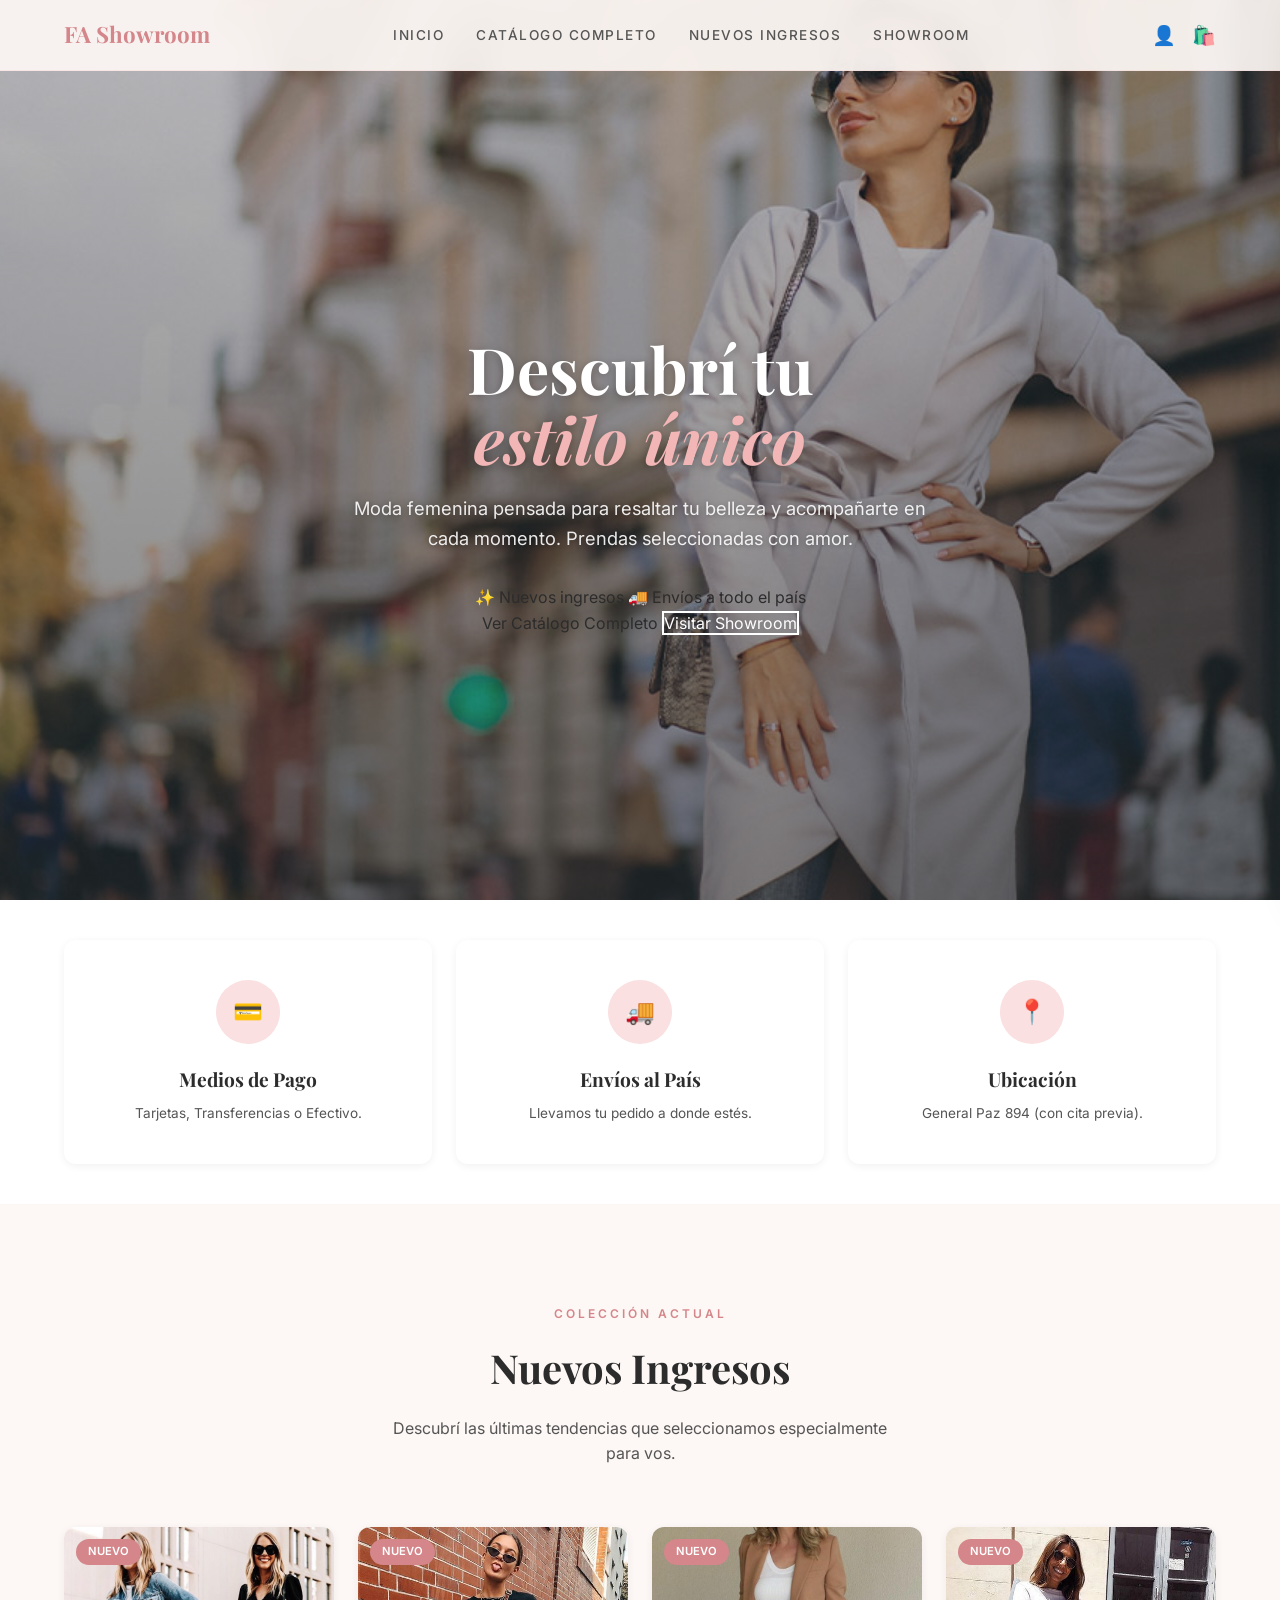
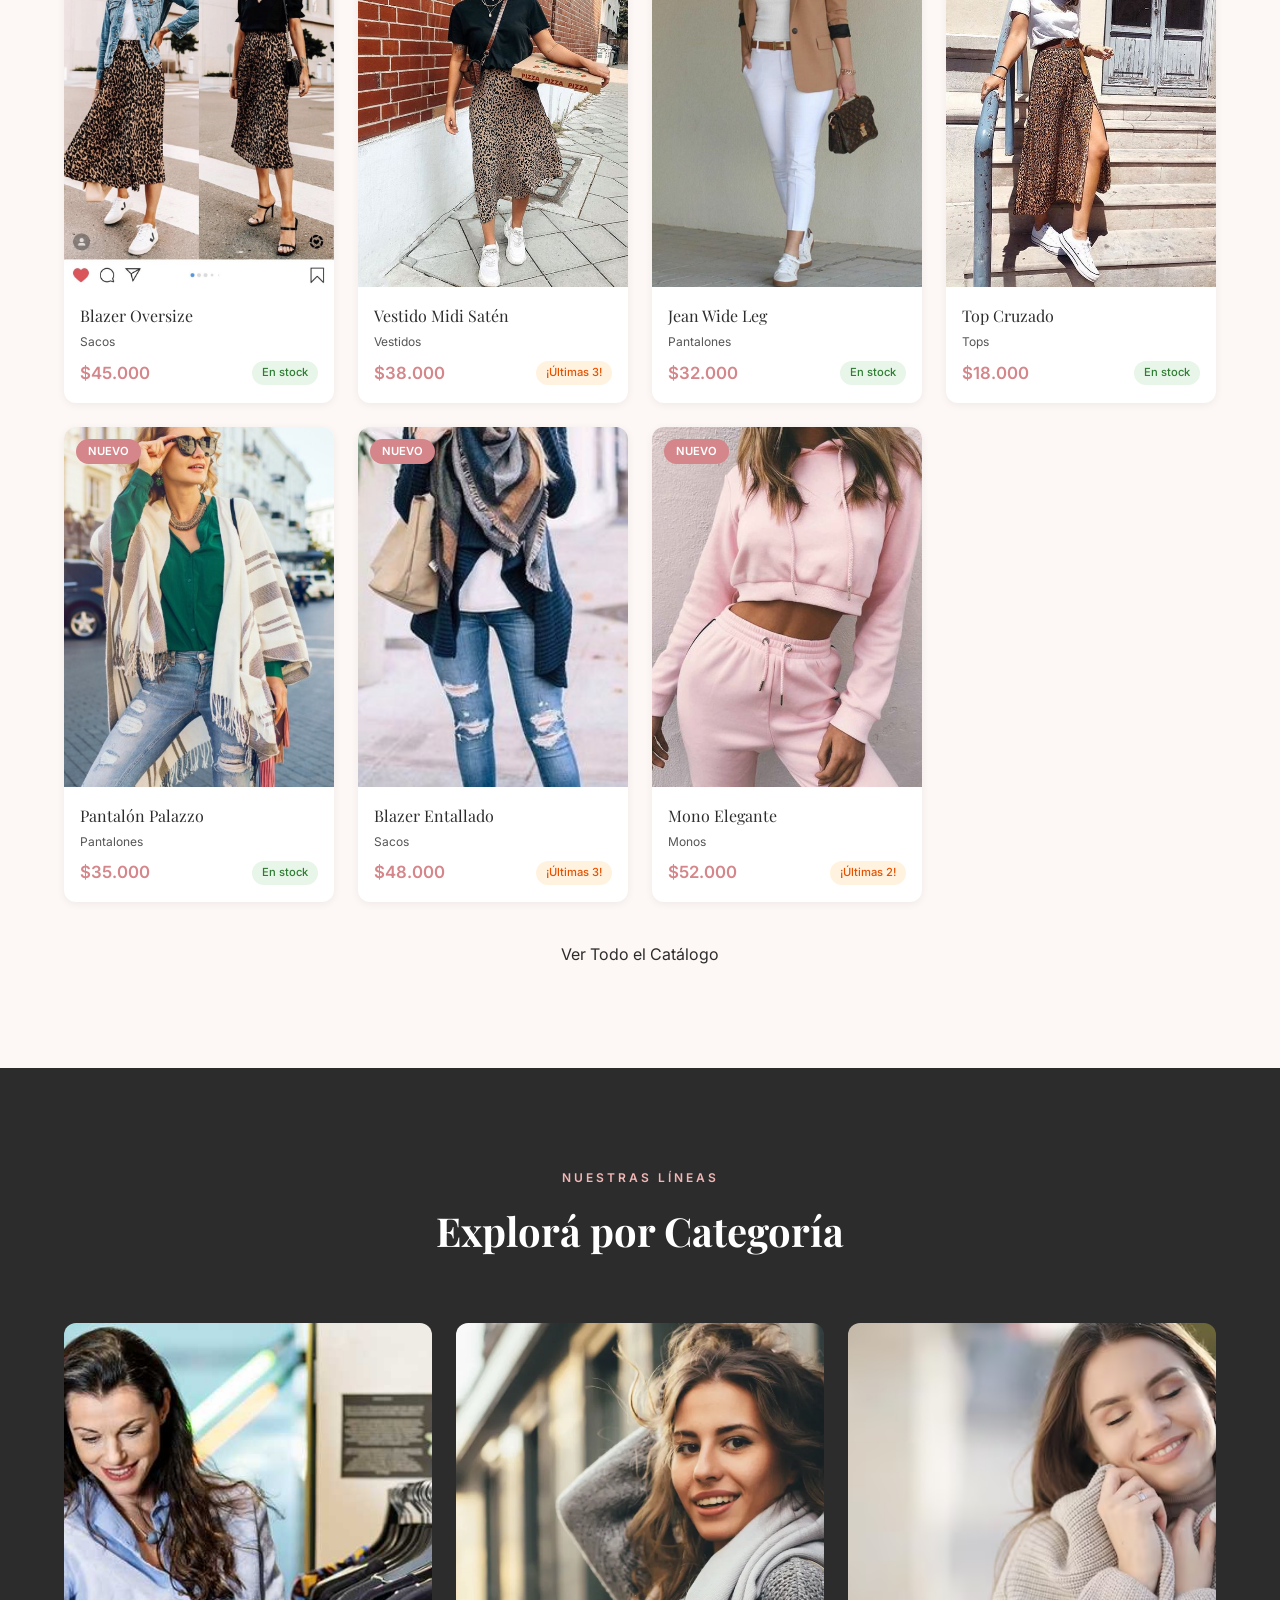
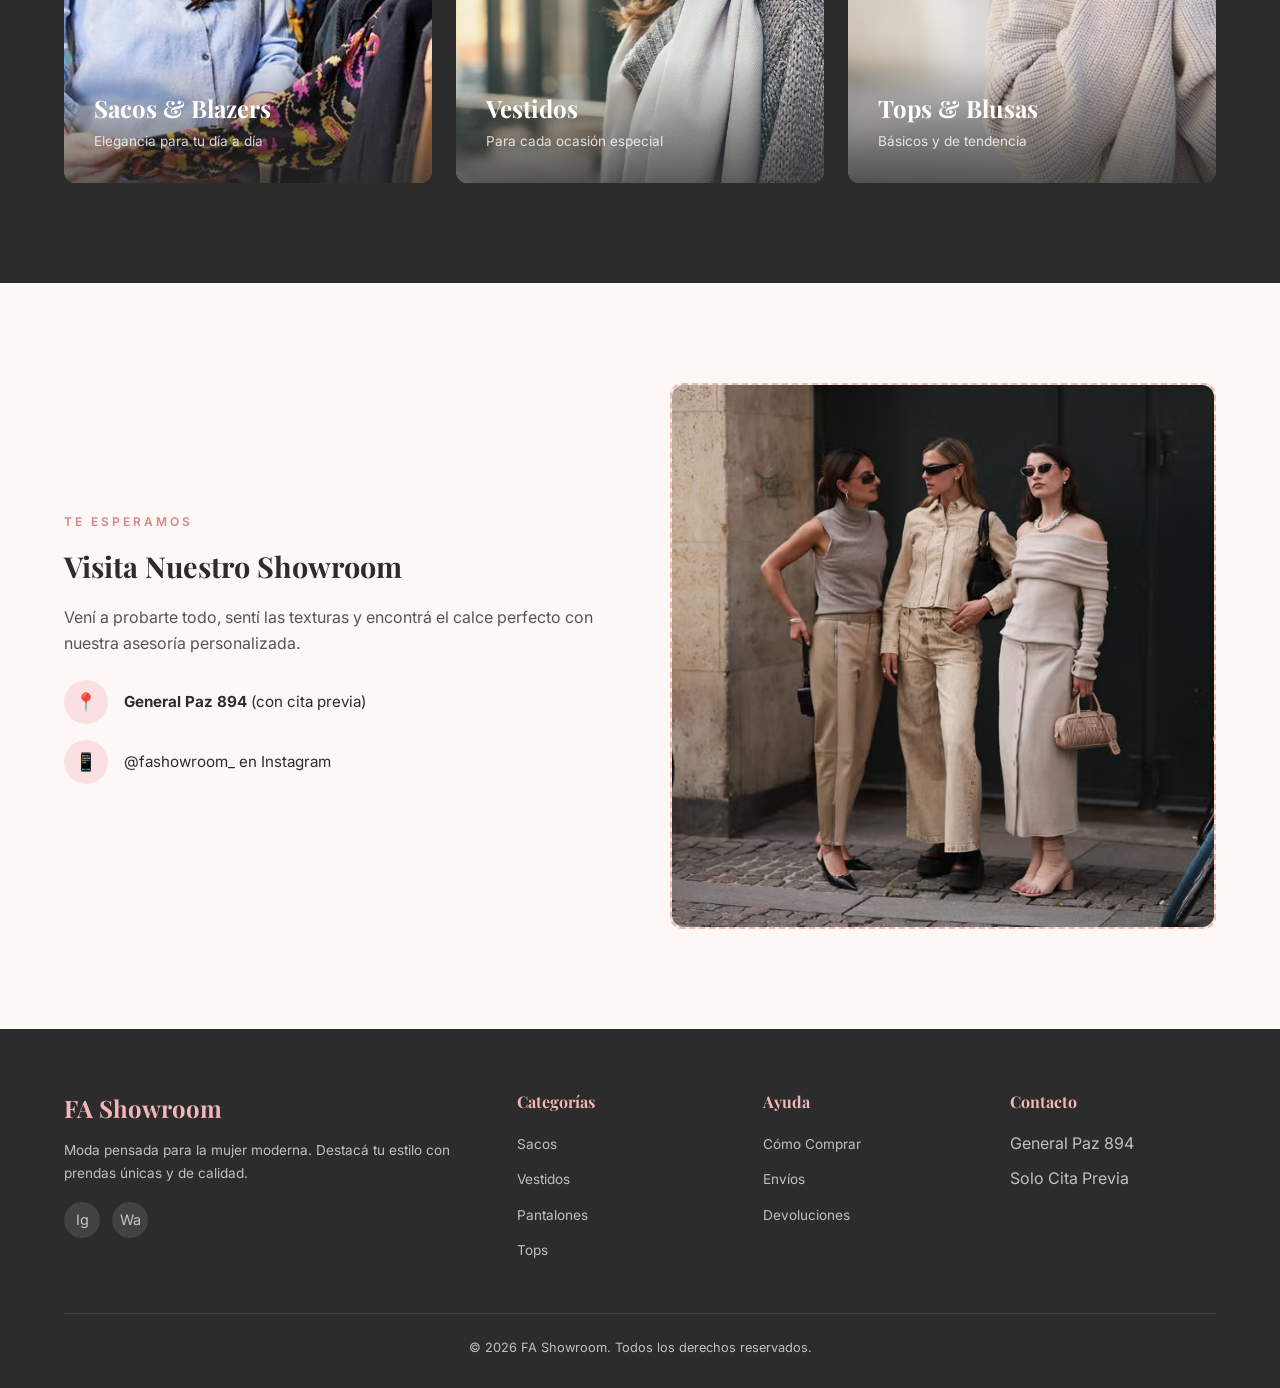
<file: index.html>
<!DOCTYPE html>
<html lang="es">
<head>
    <meta charset="UTF-8">
    <meta name="viewport" content="width=device-width, initial-scale=1.0">
    <title>FA Showroom | Ropa de Moda para Mujer</title>
    <meta name="description" content="FA Showroom - Moda femenina, elegante y moderna. Explorá nuestro catálogo, nuevos ingresos y hacé tu pedido.">
    <link rel="stylesheet" href="styles.css">
</head>
<body>

    <!-- ===== NAVBAR ===== -->
    <nav class="navbar">
        <div class="nav-inner">
            <a href="#" class="nav-logo">
                <!-- Aquí iría el logo, por ahora un emoji de reemplazo -->
                <span>FA Showroom</span>
            </a>
            
            <ul class="nav-links">
                <li><a href="index.html">Inicio</a></li>
                <li><a href="catalogo.html">Catálogo Completo</a></li>
                <li><a href="#ingresos">Nuevos Ingresos</a></li>
                <li><a href="#showroom">Showroom</a></li>
            </ul>

            <div class="nav-actions">
                <button class="nav-btn" id="login-btn" title="Iniciar sesión">👤</button>
                <button class="nav-btn" id="cart-btn" title="Carrito">
                    🛍️
                    <span class="cart-count" id="cart-count" style="display: none;">0</span>
                </button>
                <button class="hamburger">
                    <span></span><span></span><span></span>
                </button>
            </div>
        </div>
    </nav>

    <!-- ===== HERO ===== -->
    <section class="hero" id="inicio">
        <div class="hero-carousel">
            <div class="carousel-slide active" style="background-image: url('Imagenes/Main.jpg');"></div>
            <div class="carousel-slide" style="background-image: url('Imagenes/predas-de-moda-primeriti-seleccion-moda-mujer-portada.webp');"></div>
            <div class="carousel-slide" style="background-image: url('Imagenes/1140-woman-shopping-clothes-esp.jpg');"></div>
            <div class="hero-overlay"></div>
        </div>
        
        <div class="container hero-content-overlay">
            <div class="hero-text-center">
                <h1>Descubrí tu <br><span>estilo único</span></h1>
                <p>Moda femenina pensada para resaltar tu belleza y acompañarte en cada momento. Prendas seleccionadas con amor.</p>
                
                <div class="hero-badges">
                    <span class="badge">✨ Nuevos ingresos</span>
                    <span class="badge">🚚 Envíos a todo el país</span>
                </div>
                
                <div class="btn-group">
                    <a href="catalogo.html" class="btn btn-primary">Ver Catálogo Completo</a>
                    <a href="#showroom" class="btn btn-outline-light">Visitar Showroom</a>
                </div>
            </div>
        </div>
    </section>

    <!-- ===== INFO BANNERS ===== -->
    <section class="section" style="padding-top: 40px; padding-bottom: 40px; background: var(--white);">
        <div class="container info-grid">
            <div class="info-card">
                <div class="info-icon">💳</div>
                <h3>Medios de Pago</h3>
                <p>Tarjetas, Transferencias o Efectivo.</p>
            </div>
            <div class="info-card">
                <div class="info-icon">🚚</div>
                <h3>Envíos al País</h3>
                <p>Llevamos tu pedido a donde estés.</p>
            </div>
            <div class="info-card">
                <div class="info-icon">📍</div>
                <h3>Ubicación</h3>
                <p>General Paz 894 (con cita previa).</p>
            </div>
        </div>
    </section>

    <!-- ===== NEW ARRIVALS ===== -->
    <section class="section" id="ingresos">
        <div class="container">
            <div class="section-header">
                <span class="section-tag">Colección Actual</span>
                <h2>Nuevos Ingresos</h2>
                <p>Descubrí las últimas tendencias que seleccionamos especialmente para vos.</p>
            </div>
            
            <div class="arrivals-grid" id="arrivals-grid">
                <!-- Generado por JS -->
            </div>
            
            <div style="text-align: center; margin-top: 40px;">
                <a href="catalogo.html" class="btn btn-outline">Ver Todo el Catálogo</a>
            </div>
        </div>
    </section>

    <!-- ===== CATEGORIES ===== -->
    <section class="section section-dark" id="categorias">
        <div class="container">
            <div class="section-header">
                <span class="section-tag">Nuestras Líneas</span>
                <h2>Explorá por Categoría</h2>
            </div>
            
            <div class="categories-grid">
                <div class="category-card" style="background-image: url('Imagenes/1140-woman-shopping-clothes-esp.jpg'); background-size: cover; background-position: center;">
                    <div class="category-overlay">
                        <h3>Sacos & Blazers</h3>
                        <p>Elegancia para tu día a día</p>
                    </div>
                </div>
                <div class="category-card" style="background-image: url('Imagenes/204736.webp'); background-size: cover; background-position: center;">
                    <div class="category-overlay">
                        <h3>Vestidos</h3>
                        <p>Para cada ocasión especial</p>
                    </div>
                </div>
                <div class="category-card" style="background-image: url('Imagenes/joven-mujer-acogedora-al-aire-libre_624325-764.avif'); background-size: cover; background-position: center;">
                    <div class="category-overlay">
                        <h3>Tops & Blusas</h3>
                        <p>Básicos y de tendencia</p>
                    </div>
                </div>
            </div>
        </div>
    </section>

    <!-- ===== LOCATION ===== -->
    <section class="section" id="showroom">
        <div class="container location-content">
            <div class="location-details">
                <span class="section-tag">Te esperamos</span>
                <h3>Visita Nuestro Showroom</h3>
                <p>Vení a probarte todo, sentí las texturas y encontrá el calce perfecto con nuestra asesoría personalizada.</p>
                
                <div class="location-item">
                    <div class="location-item-icon">📍</div>
                    <span><b>General Paz 894</b> (con cita previa)</span>
                </div>
                <div class="location-item">
                    <div class="location-item-icon">📱</div>
                    <span>@fashowroom_ en Instagram</span>
                </div>
            </div>
            <div class="location-map">
                <!-- Usamos una imagen de la raiz como foto decorativa para el showroom -->
                <img src="Imagenes/gettyimages-2166624179-66fe54752e089.avif" alt="Showroom" style="width: 100%; height: 100%; object-fit: cover; border-radius: inherit;">
            </div>
        </div>
    </section>

    <!-- ===== FOOTER ===== -->
    <footer class="footer">
        <div class="container">
            <div class="footer-grid">
                <div class="footer-brand">
                    <h3 style="color: var(--pink-primary); font-family: 'Playfair Display'; font-size: 1.5rem;">FA Showroom</h3>
                    <p>Moda pensada para la mujer moderna. Destacá tu estilo con prendas únicas y de calidad.</p>
                    <div class="social-links">
                        <a href="#" class="social-link">Ig</a>
                        <a href="#" class="social-link">Wa</a>
                    </div>
                </div>
                <div class="footer-col">
                    <h4>Categorías</h4>
                    <ul>
                        <li><a href="#">Sacos</a></li>
                        <li><a href="#">Vestidos</a></li>
                        <li><a href="#">Pantalones</a></li>
                        <li><a href="#">Tops</a></li>
                    </ul>
                </div>
                <div class="footer-col">
                    <h4>Ayuda</h4>
                    <ul>
                        <li><a href="#">Cómo Comprar</a></li>
                        <li><a href="#">Envíos</a></li>
                        <li><a href="#">Devoluciones</a></li>
                    </ul>
                </div>
                <div class="footer-col">
                    <h4>Contacto</h4>
                    <ul>
                        <li>General Paz 894</li>
                        <li>Solo Cita Previa</li>
                    </ul>
                </div>
            </div>
            <div class="footer-bottom">
                <p>&copy; 2026 FA Showroom. Todos los derechos reservados.</p>
            </div>
        </div>
    </footer>

    <!-- ===== AUTH MODAL ===== -->
    <div class="modal-overlay" id="auth-modal">
        <div class="modal" id="modal-content">
            <button class="modal-close" id="modal-close">✕</button>
            <!-- Contenido inyectado por JS -->
        </div>
    </div>

    <!-- ===== CART SIDEBAR ===== -->
    <div class="cart-backdrop" id="cart-backdrop"></div>
    <div class="cart-sidebar" id="cart-sidebar">
        <div class="cart-header">
            <h3>Tu Carrito 🛍️</h3>
            <button id="cart-close">✕</button>
        </div>
        <div class="cart-items" id="cart-items">
            <!-- Contenido inyectado por JS -->
        </div>
        <div class="cart-footer" id="cart-footer" style="display: none;">
            <div class="cart-total">
                <span>Total</span>
                <span class="amount" id="cart-total-amount">$0</span>
            </div>
            <button class="btn btn-primary btn-full" onclick="sendWhatsApp()">
                Finalizar Compra por WhatsApp 💬
            </button>
        </div>
    </div>

    <script src="app.js"></script>
</body>
</html>
</file>
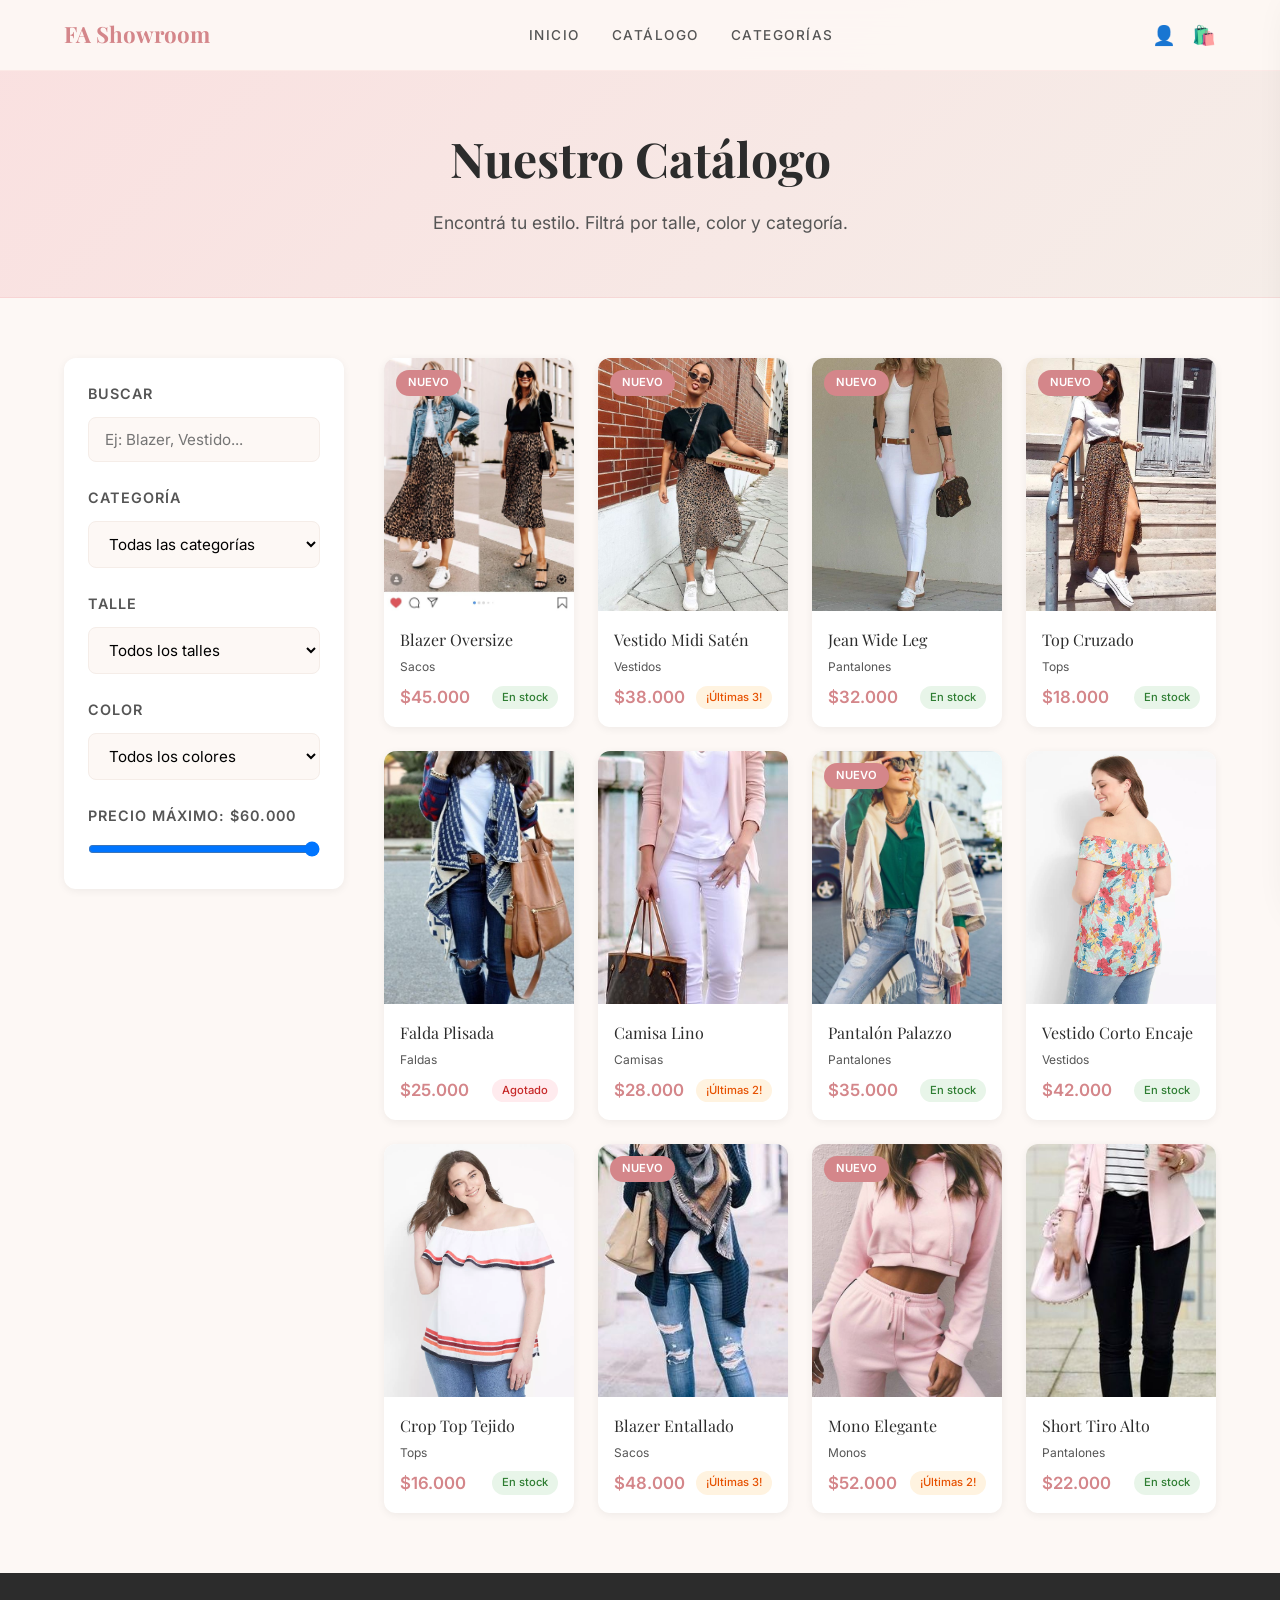
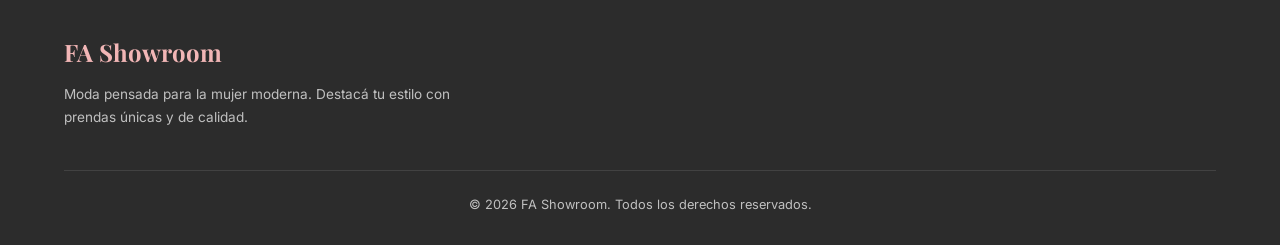
<file: catalogo.html>
<!DOCTYPE html>
<html lang="es">
<head>
    <meta charset="UTF-8">
    <meta name="viewport" content="width=device-width, initial-scale=1.0">
    <title>Catálogo | FA Showroom</title>
    <link rel="stylesheet" href="styles.css">
</head>
<body class="catalog-page">

    <!-- ===== NAVBAR ===== -->
    <nav class="navbar scrolled">
        <div class="nav-inner">
            <a href="index.html" class="nav-logo">
                <span>FA Showroom</span>
            </a>
            
            <ul class="nav-links">
                <li><a href="index.html">Inicio</a></li>
                <li><a href="catalogo.html">Catálogo</a></li>
                <li><a href="index.html#categorias">Categorías</a></li>
            </ul>

            <div class="nav-actions">
                <button class="nav-btn" id="login-btn" title="Iniciar sesión">👤</button>
                <button class="nav-btn" id="cart-btn" title="Carrito">
                    🛍️
                    <span class="cart-count" id="cart-count" style="display: none;">0</span>
                </button>
                <button class="hamburger">
                    <span></span><span></span><span></span>
                </button>
            </div>
        </div>
    </nav>

    <!-- ===== CATALOG HEADER ===== -->
    <div class="catalog-header-banner">
        <div class="container">
            <h1>Nuestro Catálogo</h1>
            <p>Encontrá tu estilo. Filtrá por talle, color y categoría.</p>
        </div>
    </div>

    <!-- ===== CATALOG LAYOUT ===== -->
    <div class="container catalog-layout">
        
        <!-- SIDEBAR FILTERS -->
        <aside class="catalog-sidebar">
            <div class="filter-section">
                <h3>Buscar</h3>
                <div class="form-group">
                    <input type="text" id="filter-search" placeholder="Ej: Blazer, Vestido...">
                </div>
            </div>

            <div class="filter-section">
                <h3>Categoría</h3>
                <div class="form-group">
                    <select id="filter-category">
                        <option value="">Todas las categorías</option>
                        <option value="Sacos">Sacos & Blazers</option>
                        <option value="Vestidos">Vestidos</option>
                        <option value="Pantalones">Pantalones</option>
                        <option value="Tops">Tops & Blusas</option>
                        <option value="Faldas">Faldas</option>
                        <option value="Camisas">Camisas</option>
                        <option value="Monos">Monos</option>
                    </select>
                </div>
            </div>

            <div class="filter-section">
                <h3>Talle</h3>
                <div class="form-group">
                    <select id="filter-size">
                        <option value="">Todos los talles</option>
                        <option value="S">S (Small)</option>
                        <option value="M">M (Medium)</option>
                        <option value="L">L (Large)</option>
                        <option value="XL">XL (Extra Large)</option>
                        <option value="36">36</option>
                        <option value="38">38</option>
                        <option value="40">40</option>
                        <option value="42">42</option>
                        <option value="Único">Talle Único</option>
                    </select>
                </div>
            </div>

            <div class="filter-section">
                <h3>Color</h3>
                <div class="form-group">
                    <select id="filter-color">
                        <option value="">Todos los colores</option>
                        <option value="Negro">Negro</option>
                        <option value="Blanco">Blanco</option>
                        <option value="Beige">Beige</option>
                        <option value="Rojo">Rojo</option>
                        <option value="Azul">Azul</option>
                        <option value="Celeste">Celeste</option>
                        <option value="Verde">Verde</option>
                        <option value="Rosa">Rosa</option>
                    </select>
                </div>
            </div>

            <div class="filter-section">
                <h3>Precio Máximo: <span id="price-output">$60.000</span></h3>
                <input type="range" id="filter-price" min="10000" max="60000" step="1000" value="60000" style="width: 100%;">
            </div>
        </aside>

        <!-- GRID -->
        <main class="catalog-main">
            <div class="arrivals-grid" id="catalog-grid">
                <!-- Productos inyectados por JS -->
            </div>
        </main>
    </div>

    <!-- ===== FOOTER ===== -->
    <footer class="footer">
        <div class="container">
            <div class="footer-grid">
                <div class="footer-brand">
                    <h3 style="color: var(--pink-primary); font-family: 'Playfair Display'; font-size: 1.5rem;">FA Showroom</h3>
                    <p>Moda pensada para la mujer moderna. Destacá tu estilo con prendas únicas y de calidad.</p>
                </div>
            </div>
            <div class="footer-bottom">
                <p>&copy; 2026 FA Showroom. Todos los derechos reservados.</p>
            </div>
        </div>
    </footer>

    <!-- ===== AUTH MODAL ===== -->
    <div class="modal-overlay" id="auth-modal">
        <div class="modal" id="modal-content">
            <button class="modal-close" id="modal-close">✕</button>
        </div>
    </div>

    <!-- ===== CART SIDEBAR ===== -->
    <div class="cart-backdrop" id="cart-backdrop"></div>
    <div class="cart-sidebar" id="cart-sidebar">
        <div class="cart-header">
            <h3>Tu Carrito 🛍️</h3>
            <button id="cart-close">✕</button>
        </div>
        <div class="cart-items" id="cart-items"></div>
        <div class="cart-footer" id="cart-footer" style="display: none;">
            <div class="cart-total">
                <span>Total</span>
                <span class="amount" id="cart-total-amount">$0</span>
            </div>
            <button class="btn btn-primary btn-full" onclick="sendWhatsApp()">
                Finalizar Compra por WhatsApp 💬
            </button>
        </div>
    </div>

    <script src="app.js"></script>
</body>
</html>
</file>
<file: styles.css>
@import url('https://fonts.googleapis.com/css2?family=Playfair+Display:ital,wght@0,400;0,600;0,700;1,400&family=Inter:wght@300;400;500;600&display=swap');

:root {
  --pink-primary: #F2B6B6;
  --pink-light: #FAE0E0;
  --pink-dark: #D4868A;
  --pink-accent: #E8969A;
  --cream: #FDF8F5;
  --cream-dark: #F5EDE8;
  --charcoal: #2C2C2C;
  --charcoal-light: #555;
  --gold: #C9A96E;
  --white: #FFFFFF;
  --shadow-sm: 0 2px 8px rgba(0,0,0,0.06);
  --shadow-md: 0 4px 20px rgba(0,0,0,0.08);
  --shadow-lg: 0 8px 40px rgba(0,0,0,0.12);
  --radius: 12px;
  --transition: all 0.3s cubic-bezier(0.4, 0, 0.2, 1);
}

* { margin: 0; padding: 0; box-sizing: border-box; }

html { scroll-behavior: smooth; }

body {
  font-family: 'Inter', sans-serif;
  background: var(--cream);
  color: var(--charcoal);
  line-height: 1.6;
  overflow-x: hidden;
}

h1, h2, h3, h4 { font-family: 'Playfair Display', serif; }

a { text-decoration: none; color: inherit; }

img { max-width: 100%; display: block; }

.container { max-width: 1200px; margin: 0 auto; padding: 0 24px; }

/* ===== NAVBAR ===== */
.navbar {
  position: fixed; top: 0; left: 0; width: 100%; z-index: 1000;
  background: rgba(253,248,245,0.92);
  backdrop-filter: blur(16px);
  border-bottom: 1px solid rgba(242,182,182,0.2);
  transition: var(--transition);
}
.navbar.scrolled { box-shadow: var(--shadow-sm); }
.nav-inner {
  max-width: 1200px; margin: 0 auto; padding: 0 24px;
  display: flex; align-items: center; justify-content: space-between;
  height: 70px;
}
.nav-logo { display: flex; align-items: center; gap: 10px; }
.nav-logo img { height: 40px; border-radius: 8px; }
.nav-logo span {
  font-family: 'Playfair Display', serif;
  font-size: 1.4rem; font-weight: 700; color: var(--pink-dark);
}
.nav-links { display: flex; gap: 32px; list-style: none; }
.nav-links a {
  font-size: 0.85rem; font-weight: 500; text-transform: uppercase;
  letter-spacing: 1.5px; color: var(--charcoal-light);
  position: relative; transition: var(--transition);
}
.nav-links a:hover { color: var(--pink-dark); }
.nav-links a::after {
  content: ''; position: absolute; bottom: -4px; left: 0;
  width: 0; height: 2px; background: var(--pink-primary);
  transition: var(--transition);
}
.nav-links a:hover::after { width: 100%; }
.nav-actions { display: flex; align-items: center; gap: 16px; }
.nav-btn {
  background: none; border: none; cursor: pointer;
  font-size: 1.2rem; color: var(--charcoal); position: relative;
  transition: var(--transition);
}
.nav-btn:hover { color: var(--pink-dark); transform: scale(1.1); }
.cart-count {
  position: absolute; top: -6px; right: -8px;
  background: var(--pink-dark); color: white;
  font-size: 0.65rem; font-weight: 600;
  width: 18px; height: 18px; border-radius: 50%;
  display: flex; align-items: center; justify-content: center;
}
.hamburger { display: none; flex-direction: column; gap: 5px; background: none; border: none; cursor: pointer; }
.hamburger span { width: 24px; height: 2px; background: var(--charcoal); transition: var(--transition); }

/* ===== HERO ===== */
.hero {
  min-height: 100vh; display: flex; align-items: center; justify-content: center;
  padding-top: 70px; position: relative; overflow: hidden;
}
.hero-carousel {
  position: absolute; top: 0; left: 0; width: 100%; height: 100%; z-index: 1;
}
.carousel-slide {
  position: absolute; top: 0; left: 0; width: 100%; height: 100%;
  background-size: cover; background-position: center top;
  opacity: 0; transition: opacity 1.5s ease-in-out;
}
.carousel-slide.active { opacity: 1; }
.hero-overlay {
  position: absolute; inset: 0;
  background: linear-gradient(to bottom, rgba(44,44,44,0.3) 0%, rgba(44,44,44,0.6) 100%);
}
.hero-content-overlay {
  position: relative; z-index: 2; width: 100%;
  display: flex; flex-direction: column; align-items: center; text-align: center;
}
.hero-text-center h1 {
  font-size: 4rem; line-height: 1.1; margin-bottom: 20px;
  color: var(--white); text-shadow: 0 2px 10px rgba(0,0,0,0.3);
}
.hero-text-center h1 span { color: var(--pink-primary); font-style: italic; }
.hero-text-center p {
  font-size: 1.15rem; color: rgba(255,255,255,0.9);
  margin: 0 auto 32px; max-width: 600px;
  text-shadow: 0 1px 5px rgba(0,0,0,0.3);
}
.hero-text-center .hero-badges {
  justify-content: center;
}
.hero-text-center .btn-group {
  justify-content: center;
}
.btn-outline-light {
  background: transparent; color: var(--white);
  border: 2px solid var(--white);
}
.btn-outline-light:hover { background: rgba(255,255,255,0.1); transform: translateY(-2px); }

/* ===== SECTION COMMONS ===== */
.section { padding: 100px 0; }
.section-header { text-align: center; margin-bottom: 60px; }
.section-tag {
  font-size: 0.75rem; text-transform: uppercase; letter-spacing: 3px;
  color: var(--pink-dark); font-weight: 600; margin-bottom: 12px;
  display: block;
}
.section-header h2 { font-size: 2.5rem; margin-bottom: 16px; }
.section-header p { color: var(--charcoal-light); max-width: 520px; margin: 0 auto; }
.section-dark { background: var(--charcoal); color: var(--white); }
.section-dark .section-tag { color: var(--pink-primary); }
.section-dark .section-header p { color: rgba(255,255,255,0.6); }

/* ===== NEW ARRIVALS ===== */
.arrivals-grid {
  display: grid; grid-template-columns: repeat(4, 1fr);
  gap: 24px;
}
.product-card {
  background: var(--white); border-radius: var(--radius);
  overflow: hidden; transition: var(--transition);
  box-shadow: var(--shadow-sm); position: relative;
}
.product-card:hover { transform: translateY(-6px); box-shadow: var(--shadow-lg); }
.product-badge-new {
  position: absolute; top: 12px; left: 12px; z-index: 2;
  background: var(--pink-dark); color: white;
  padding: 4px 12px; border-radius: 50px;
  font-size: 0.7rem; font-weight: 600; text-transform: uppercase;
}
.product-img {
  aspect-ratio: 3/4; background: var(--cream-dark);
  display: flex; align-items: center; justify-content: center;
  font-size: 2.5rem; color: var(--pink-primary);
  position: relative; overflow: hidden;
}
.product-img-overlay {
  position: absolute; inset: 0;
  background: rgba(44,44,44,0.4);
  display: flex; align-items: center; justify-content: center;
  gap: 12px; opacity: 0; transition: var(--transition);
}
.product-card:hover .product-img-overlay { opacity: 1; }
.product-img-overlay button {
  width: 42px; height: 42px; border-radius: 50%;
  background: white; border: none; cursor: pointer;
  font-size: 1rem; transition: var(--transition);
  display: flex; align-items: center; justify-content: center;
}
.product-img-overlay button:hover { background: var(--pink-primary); color: white; transform: scale(1.1); }
.product-info { padding: 16px; }
.product-name {
  font-family: 'Playfair Display', serif;
  font-size: 1rem; margin-bottom: 4px;
}
.product-category { font-size: 0.75rem; color: var(--charcoal-light); margin-bottom: 8px; }
.product-price-row { display: flex; align-items: center; justify-content: space-between; }
.product-price { font-weight: 600; color: var(--pink-dark); font-size: 1.05rem; }
.product-stock {
  font-size: 0.7rem; padding: 3px 10px; border-radius: 50px;
  font-weight: 500;
}
.stock-in { background: #E8F5E9; color: #2E7D32; }
.stock-low { background: #FFF3E0; color: #E65100; }
.stock-out { background: #FFEBEE; color: #C62828; }

/* ===== CATEGORIES ===== */
.categories-grid {
  display: grid; grid-template-columns: repeat(3, 1fr); gap: 24px;
}
.category-card {
  position: relative; border-radius: var(--radius);
  overflow: hidden; aspect-ratio: 4/5; cursor: pointer;
  background: linear-gradient(145deg, var(--pink-light), var(--cream-dark));
  display: flex; align-items: flex-end; transition: var(--transition);
}
.category-card:hover { transform: scale(1.02); }
.category-overlay {
  width: 100%; padding: 30px;
  background: linear-gradient(transparent, rgba(44,44,44,0.7));
  color: white;
}
.category-overlay h3 { font-size: 1.5rem; margin-bottom: 4px; }
.category-overlay p { font-size: 0.85rem; opacity: 0.8; }
.category-icon {
  position: absolute; top: 50%; left: 50%;
  transform: translate(-50%, -60%);
  font-size: 4rem; opacity: 0.3;
}

/* ===== INFO BANNERS ===== */
.info-grid {
  display: grid; grid-template-columns: repeat(3, 1fr); gap: 24px;
}
.info-card {
  background: var(--white); border-radius: var(--radius);
  padding: 40px 30px; text-align: center;
  transition: var(--transition); box-shadow: var(--shadow-sm);
}
.info-card:hover { transform: translateY(-4px); box-shadow: var(--shadow-md); }
.info-icon {
  width: 64px; height: 64px; border-radius: 50%;
  background: var(--pink-light);
  display: flex; align-items: center; justify-content: center;
  font-size: 1.5rem; margin: 0 auto 20px;
}
.info-card h3 { font-size: 1.2rem; margin-bottom: 8px; }
.info-card p { font-size: 0.85rem; color: var(--charcoal-light); }

/* ===== LOCATION ===== */
.location-content {
  display: grid; grid-template-columns: 1fr 1fr; gap: 60px; align-items: center;
}
.location-details h3 { font-size: 1.8rem; margin-bottom: 16px; }
.location-details p { color: var(--charcoal-light); margin-bottom: 24px; }
.location-item {
  display: flex; align-items: center; gap: 16px; margin-bottom: 16px;
}
.location-item-icon {
  width: 44px; height: 44px; border-radius: 50%;
  background: var(--pink-light);
  display: flex; align-items: center; justify-content: center;
  font-size: 1.1rem; flex-shrink: 0;
}
.location-item span { font-size: 0.95rem; }
.location-map {
  background: var(--cream-dark); border-radius: var(--radius);
  aspect-ratio: 1; display: flex; align-items: center;
  justify-content: center; font-size: 3rem;
  border: 2px dashed var(--pink-primary); color: var(--pink-dark);
}

/* ===== FOOTER ===== */
.footer {
  background: var(--charcoal); color: rgba(255,255,255,0.7);
  padding: 60px 0 30px;
}
.footer-grid {
  display: grid; grid-template-columns: 2fr 1fr 1fr 1fr;
  gap: 40px; margin-bottom: 40px;
}
.footer-brand p { margin-top: 12px; font-size: 0.85rem; line-height: 1.7; }
.footer-col h4 {
  color: var(--pink-primary); font-family: 'Playfair Display', serif;
  font-size: 1rem; margin-bottom: 16px;
}
.footer-col ul { list-style: none; }
.footer-col li { margin-bottom: 10px; }
.footer-col a { font-size: 0.85rem; transition: var(--transition); }
.footer-col a:hover { color: var(--pink-primary); }
.footer-bottom {
  border-top: 1px solid rgba(255,255,255,0.1);
  padding-top: 24px; text-align: center;
  font-size: 0.8rem;
}
.social-links { display: flex; gap: 12px; margin-top: 16px; }
.social-link {
  width: 36px; height: 36px; border-radius: 50%;
  background: rgba(255,255,255,0.1);
  display: flex; align-items: center; justify-content: center;
  font-size: 0.9rem; transition: var(--transition);
}
.social-link:hover { background: var(--pink-dark); color: white; }

/* ===== AUTH MODAL ===== */
.modal-overlay {
  position: fixed; inset: 0; background: rgba(0,0,0,0.5);
  backdrop-filter: blur(4px); z-index: 2000;
  display: none; align-items: center; justify-content: center;
}
.modal-overlay.active { display: flex; }
.modal {
  background: var(--white); border-radius: var(--radius);
  padding: 40px; width: 90%; max-width: 420px;
  box-shadow: var(--shadow-lg); position: relative;
  animation: modalIn 0.3s ease;
}
@keyframes modalIn { from { opacity: 0; transform: scale(0.95) translateY(10px); } to { opacity: 1; transform: scale(1) translateY(0); } }
.modal-close {
  position: absolute; top: 16px; right: 16px;
  background: none; border: none; font-size: 1.3rem;
  cursor: pointer; color: var(--charcoal-light);
}
.modal h2 {
  font-size: 1.6rem; margin-bottom: 8px; text-align: center;
}
.modal p { text-align: center; color: var(--charcoal-light); font-size: 0.9rem; margin-bottom: 28px; }
.form-group { margin-bottom: 20px; }
.form-group label {
  display: block; font-size: 0.8rem; font-weight: 600;
  text-transform: uppercase; letter-spacing: 1px;
  margin-bottom: 6px; color: var(--charcoal-light);
}
.form-group input, .form-group select {
  width: 100%; padding: 12px 16px; border: 1.5px solid var(--cream-dark);
  border-radius: 8px; font-family: 'Inter', sans-serif;
  font-size: 0.95rem; transition: var(--transition);
  background: var(--cream);
}
.form-group input:focus, .form-group select:focus {
  outline: none; border-color: var(--pink-primary);
  box-shadow: 0 0 0 3px rgba(242,182,182,0.2);
}
.btn-full { width: 100%; }
.form-switch {
  text-align: center; margin-top: 16px; font-size: 0.85rem;
  color: var(--charcoal-light);
}
.form-switch a { color: var(--pink-dark); font-weight: 600; cursor: pointer; }
.form-switch a:hover { text-decoration: underline; }

/* ===== CART SIDEBAR ===== */
.cart-sidebar {
  position: fixed; top: 0; right: -420px; width: 400px;
  height: 100vh; background: var(--white); z-index: 3000;
  box-shadow: var(--shadow-lg); transition: var(--transition);
  display: flex; flex-direction: column;
}
.cart-sidebar.active { right: 0; }
.cart-backdrop {
  position: fixed; inset: 0; background: rgba(0,0,0,0.4);
  z-index: 2999; display: none;
}
.cart-backdrop.active { display: block; }
.cart-header {
  padding: 20px 24px; border-bottom: 1px solid var(--cream-dark);
  display: flex; align-items: center; justify-content: space-between;
}
.cart-header h3 { font-size: 1.2rem; }
.cart-header button { background: none; border: none; font-size: 1.3rem; cursor: pointer; }
.cart-items { flex: 1; overflow-y: auto; padding: 16px 24px; }
.cart-item {
  display: flex; gap: 16px; padding: 16px 0;
  border-bottom: 1px solid var(--cream-dark);
}
.cart-item-img {
  width: 70px; height: 90px; border-radius: 8px;
  background: var(--cream-dark); display: flex;
  align-items: center; justify-content: center;
  font-size: 1.5rem; flex-shrink: 0;
}
.cart-item-details { flex: 1; }
.cart-item-name { font-weight: 600; font-size: 0.9rem; margin-bottom: 4px; }
.cart-item-meta { font-size: 0.8rem; color: var(--charcoal-light); }
.cart-item-price { color: var(--pink-dark); font-weight: 600; margin-top: 6px; }
.cart-item-qty {
  display: flex; align-items: center; gap: 8px; margin-top: 8px;
}
.cart-item-qty button {
  width: 28px; height: 28px; border-radius: 50%;
  border: 1px solid var(--cream-dark); background: var(--cream);
  cursor: pointer; font-size: 0.9rem; transition: var(--transition);
}
.cart-item-qty button:hover { background: var(--pink-light); }
.cart-item-qty span { font-weight: 600; font-size: 0.9rem; }
.cart-item-remove {
  background: none; border: none; color: var(--charcoal-light);
  cursor: pointer; font-size: 0.8rem; margin-top: 4px;
}
.cart-item-remove:hover { color: #C62828; }
.cart-empty {
  text-align: center; padding: 60px 20px;
  color: var(--charcoal-light);
}
.cart-empty-icon { font-size: 3rem; margin-bottom: 16px; }
.cart-footer {
  padding: 20px 24px; border-top: 1px solid var(--cream-dark);
  background: var(--cream);
}
.cart-total {
  display: flex; justify-content: space-between;
  font-size: 1.1rem; font-weight: 600; margin-bottom: 16px;
}
.cart-total .amount { color: var(--pink-dark); }
.cart-footer .btn { display: flex; align-items: center; justify-content: center; gap: 8px; }

/* ===== TOAST ===== */
.toast-container { position: fixed; top: 80px; right: 24px; z-index: 4000; }
.toast {
  background: var(--charcoal); color: white;
  padding: 14px 24px; border-radius: 8px;
  margin-bottom: 8px; font-size: 0.85rem;
  box-shadow: var(--shadow-md);
  animation: toastIn 0.3s ease, toastOut 0.3s ease 2.7s forwards;
}
@keyframes toastIn { from { opacity: 0; transform: translateX(40px); } }
@keyframes toastOut { to { opacity: 0; transform: translateX(40px); } }

/* ===== RESPONSIVE ===== */
@media (max-width: 992px) {
  .hero-text-center h1 { font-size: 3.2rem; }
  .arrivals-grid { grid-template-columns: repeat(2, 1fr); }
  .categories-grid { grid-template-columns: repeat(2, 1fr); }
  .location-content { grid-template-columns: 1fr; }
  .footer-grid { grid-template-columns: 1fr 1fr; }
}

@media (max-width: 768px) {
  .nav-links { display: none; }
  .hamburger { display: flex; }
  .nav-links.active {
    display: flex; flex-direction: column;
    position: absolute; top: 70px; left: 0; width: 100%;
    background: var(--cream); padding: 24px;
    box-shadow: var(--shadow-md); gap: 20px;
  }
  .hero-text-center h1 { font-size: 2.5rem; }
  .section { padding: 60px 0; }
  .section-header h2 { font-size: 2rem; }
  .info-grid { grid-template-columns: 1fr; }
  .footer-grid { grid-template-columns: 1fr; }
  .cart-sidebar { width: 100%; right: -100%; }
}

@media (max-width: 480px) {
  .arrivals-grid { grid-template-columns: 1fr; max-width: 320px; margin: 0 auto; }
  .categories-grid { grid-template-columns: 1fr; }
}

/* ===== CATALOG PAGE ===== */
.catalog-page { background: var(--cream); }
.catalog-header-banner {
  background: linear-gradient(135deg, var(--pink-light), var(--cream-dark));
  padding: 120px 0 60px; text-align: center;
  border-bottom: 1px solid rgba(242,182,182,0.3);
}
.catalog-header-banner h1 { font-size: 3rem; color: var(--charcoal); margin-bottom: 12px; }
.catalog-header-banner p { color: var(--charcoal-light); font-size: 1.1rem; }
.catalog-layout {
  display: grid; grid-template-columns: 280px 1fr; gap: 40px; padding: 60px 24px;
}
.catalog-sidebar {
  background: var(--white); padding: 24px; border-radius: var(--radius);
  box-shadow: var(--shadow-sm); height: fit-content;
  position: sticky; top: 100px;
}
.filter-section { margin-bottom: 24px; }
.filter-section:last-child { margin-bottom: 0; }
.filter-section h3 {
  font-family: 'Inter', sans-serif; font-size: 0.9rem; font-weight: 600;
  text-transform: uppercase; letter-spacing: 1px; color: var(--charcoal-light);
  margin-bottom: 12px;
}
.no-results {
  grid-column: 1 / -1; text-align: center; padding: 60px 20px;
  background: var(--white); border-radius: var(--radius);
  color: var(--charcoal-light); font-size: 1.1rem;
}
@media (max-width: 992px) {
  .catalog-layout { grid-template-columns: 1fr; }
  .catalog-sidebar { position: static; }
}
</file>
